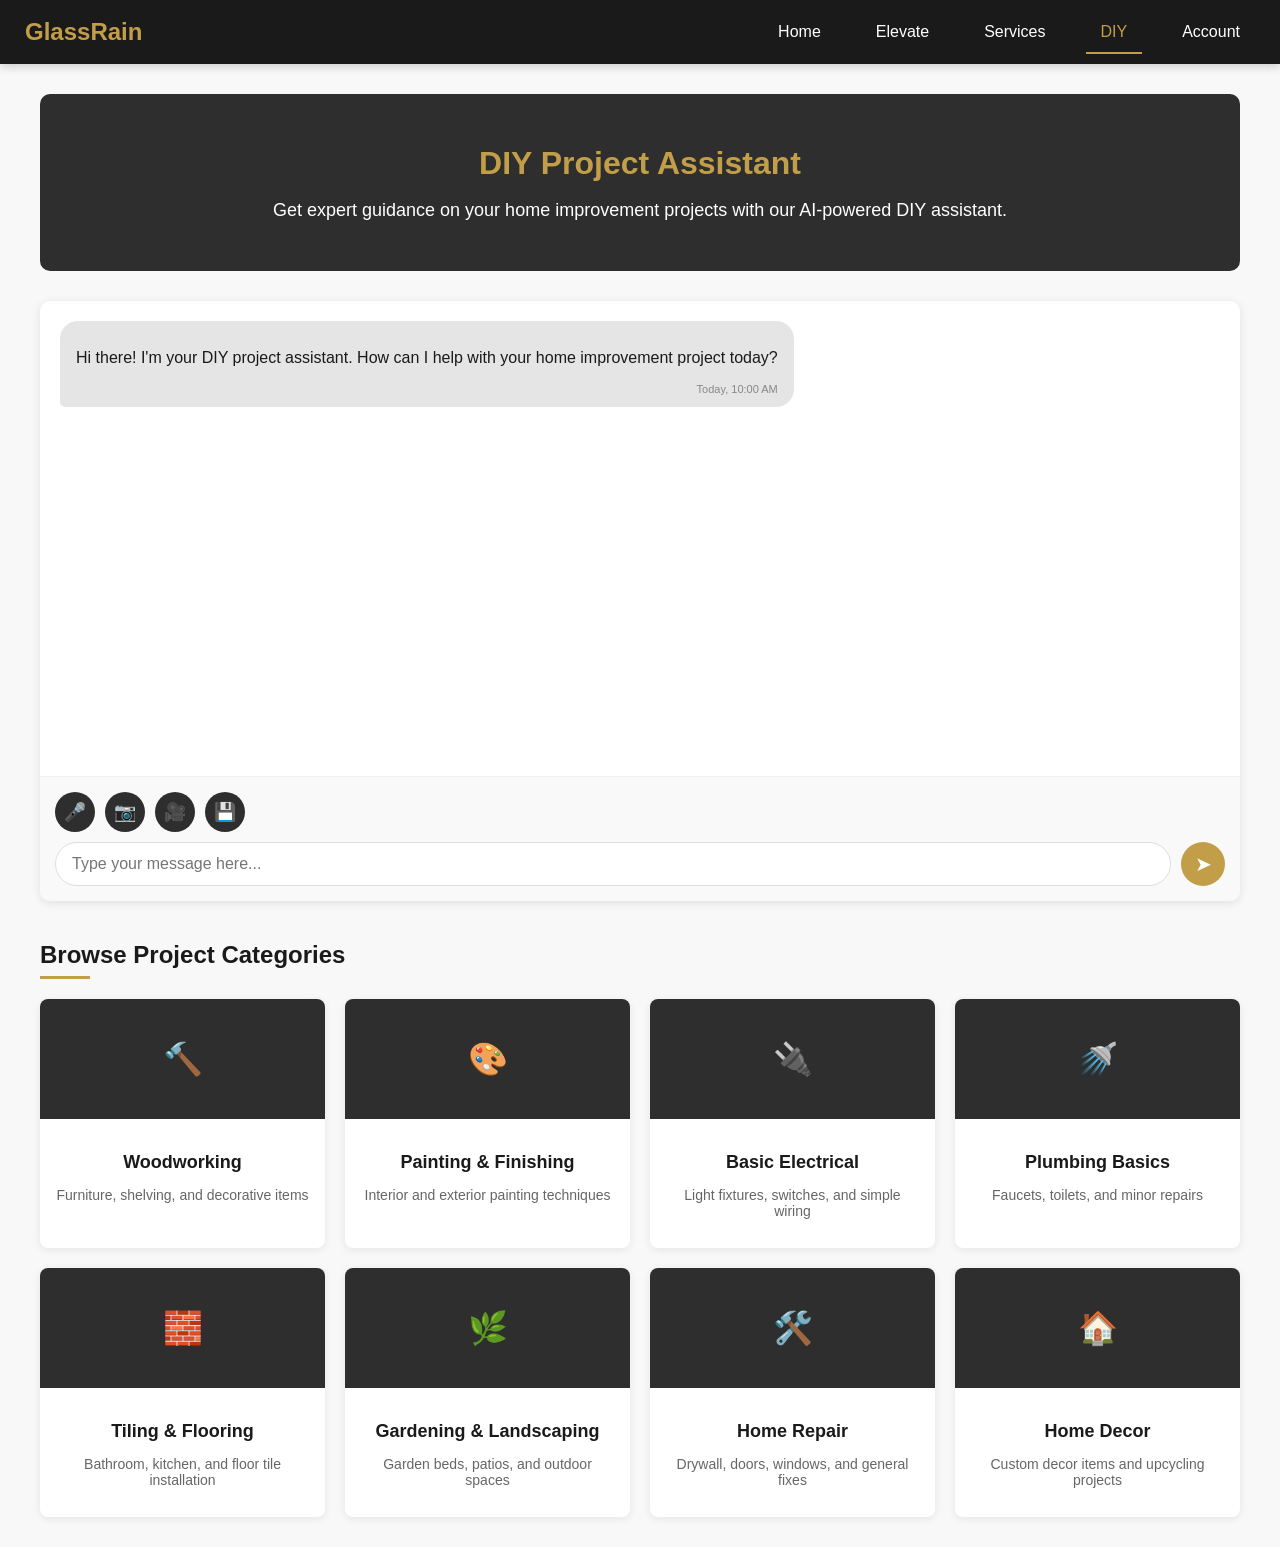
<file: templates/diy.html>
<!DOCTYPE html>
<html lang="en">
<head>
    <meta charset="UTF-8">
    <meta name="viewport" content="width=device-width, initial-scale=1.0">
    <title>GlassRain - DIY</title>
    <style>
        /* GlassRain Color Scheme */
        :root {
            --glassrain-gold: #C29E49;
            --midnight-black: #1A1A1A;
            --rain-slate: #2E2E2E;
            --cloud-white: #F8F8F8;
            --mist-gray: #E5E5E5;
        }

        body {
            font-family: "Helvetica Neue", Helvetica, Arial, sans-serif;
            margin: 0;
            padding: 0;
            background-color: var(--cloud-white);
            color: var(--midnight-black);
        }

        /* Header */
        header {
            background-color: var(--midnight-black);
            color: white;
            padding: 15px 25px;
            display: flex;
            justify-content: space-between;
            align-items: center;
            box-shadow: 0 2px 10px rgba(0,0,0,0.2);
        }

        .logo {
            font-size: 24px;
            font-weight: bold;
            color: var(--glassrain-gold);
        }

        .nav-tabs {
            display: flex;
            align-items: center;
            gap: 25px;
        }

        .nav-tab {
            padding: 8px 15px;
            color: white;
            text-decoration: none;
            position: relative;
            font-weight: 500;
            transition: color 0.2s;
        }

        .nav-tab:hover {
            color: var(--glassrain-gold);
        }

        .nav-tab.active {
            color: var(--glassrain-gold);
        }

        .nav-tab.active::after {
            content: '';
            position: absolute;
            bottom: -5px;
            left: 0;
            width: 100%;
            height: 2px;
            background-color: var(--glassrain-gold);
        }

        /* DIY Content */
        .diy-container {
            padding: 30px;
            max-width: 1200px;
            margin: 0 auto;
        }

        .diy-header {
            background-color: var(--rain-slate);
            color: white;
            padding: 30px;
            border-radius: 10px;
            margin-bottom: 30px;
            text-align: center;
        }

        .diy-title {
            font-size: 32px;
            margin-bottom: 10px;
            color: var(--glassrain-gold);
        }

        .diy-description {
            font-size: 18px;
            margin-bottom: 20px;
        }

        /* DIY Chat Section */
        .chat-container {
            background: white;
            border-radius: 10px;
            box-shadow: 0 2px 10px rgba(0,0,0,0.1);
            display: flex;
            flex-direction: column;
            height: 600px;
            overflow: hidden;
        }

        .chat-messages {
            flex-grow: 1;
            overflow-y: auto;
            padding: 20px;
        }

        .message {
            margin-bottom: 15px;
            display: flex;
            gap: 10px;
        }

        .user-message {
            justify-content: flex-end;
        }

        .assistant-message {
            justify-content: flex-start;
        }

        .message-content {
            padding: 12px 16px;
            border-radius: 18px;
            max-width: 70%;
            word-wrap: break-word;
        }

        .user-message .message-content {
            background-color: var(--glassrain-gold);
            color: white;
            border-bottom-right-radius: 5px;
        }

        .assistant-message .message-content {
            background-color: var(--mist-gray);
            color: var(--midnight-black);
            border-bottom-left-radius: 5px;
        }

        .message-time {
            font-size: 11px;
            margin-top: 5px;
            color: #888;
            text-align: right;
        }

        .chat-input-container {
            display: flex;
            flex-direction: column;
            padding: 15px;
            background-color: #f9f9f9;
            border-top: 1px solid #eee;
        }

        .media-buttons {
            display: flex;
            margin-bottom: 10px;
            gap: 10px;
        }

        .media-button {
            background-color: var(--rain-slate);
            color: white;
            border: none;
            border-radius: 50%;
            width: 40px;
            height: 40px;
            display: flex;
            align-items: center;
            justify-content: center;
            font-size: 18px;
            cursor: pointer;
            transition: background-color 0.2s;
        }

        .media-button:hover {
            background-color: var(--glassrain-gold);
        }

        .input-group {
            display: flex;
            align-items: center;
        }

        .chat-input {
            flex-grow: 1;
            padding: 12px 16px;
            border: 1px solid #ddd;
            border-radius: 24px;
            font-size: 16px;
            outline: none;
            transition: border-color 0.2s;
        }

        .chat-input:focus {
            border-color: var(--glassrain-gold);
        }

        .send-button {
            background-color: var(--glassrain-gold);
            color: white;
            border: none;
            border-radius: 50%;
            width: 44px;
            height: 44px;
            margin-left: 10px;
            display: flex;
            align-items: center;
            justify-content: center;
            font-size: 20px;
            cursor: pointer;
            transition: background-color 0.2s;
        }

        .send-button:hover {
            background-color: #d4b05e;
        }

        /* Project Categories */
        .categories-section {
            margin-top: 40px;
        }

        .section-title {
            font-size: 24px;
            margin-bottom: 20px;
            position: relative;
            padding-bottom: 10px;
        }

        .section-title::after {
            content: '';
            position: absolute;
            bottom: 0;
            left: 0;
            width: 50px;
            height: 3px;
            background-color: var(--glassrain-gold);
        }

        .categories-grid {
            display: grid;
            grid-template-columns: repeat(auto-fill, minmax(250px, 1fr));
            gap: 20px;
        }

        .category-card {
            background-color: white;
            border-radius: 8px;
            overflow: hidden;
            box-shadow: 0 2px 8px rgba(0,0,0,0.08);
            transition: transform 0.2s, box-shadow 0.2s;
            cursor: pointer;
        }

        .category-card:hover {
            transform: translateY(-4px);
            box-shadow: 0 4px 12px rgba(0,0,0,0.12);
        }

        .category-icon {
            background-color: var(--rain-slate);
            color: var(--glassrain-gold);
            font-size: 32px;
            height: 120px;
            display: flex;
            align-items: center;
            justify-content: center;
        }

        .category-content {
            padding: 15px;
            text-align: center;
        }

        .category-title {
            font-size: 18px;
            font-weight: 600;
            margin-bottom: 5px;
        }

        .category-description {
            color: #666;
            font-size: 14px;
        }

        /* Voice Recording Animation */
        .recording-indicator {
            display: none;
            align-items: center;
            gap: 10px;
            padding: 10px 15px;
            background-color: #f0f0f0;
            border-radius: 20px;
            margin-bottom: 10px;
        }

        .recording-indicator.active {
            display: flex;
        }

        .pulse {
            width: 10px;
            height: 10px;
            border-radius: 50%;
            background-color: #f44336;
            animation: pulse 1.5s infinite;
        }

        @keyframes pulse {
            0% {
                transform: scale(0.95);
                box-shadow: 0 0 0 0 rgba(244, 67, 54, 0.7);
            }
            
            70% {
                transform: scale(1);
                box-shadow: 0 0 0 10px rgba(244, 67, 54, 0);
            }
            
            100% {
                transform: scale(0.95);
                box-shadow: 0 0 0 0 rgba(244, 67, 54, 0);
            }
        }
    </style>
</head>
<body>
    <header>
        <div class="logo">GlassRain</div>
        <nav class="nav-tabs">
            <a href="/dashboard" class="nav-tab">Home</a>
            <a href="/elevate" class="nav-tab">Elevate</a>
            <a href="/services" class="nav-tab">Services</a>
            <a href="/diy" class="nav-tab active">DIY</a>
            <a href="/settings" class="nav-tab">Account</a>
        </nav>
    </header>

    <div class="diy-container">
        <div class="diy-header">
            <h1 class="diy-title">DIY Project Assistant</h1>
            <p class="diy-description">Get expert guidance on your home improvement projects with our AI-powered DIY assistant.</p>
        </div>

        <div class="chat-container">
            <div class="chat-messages" id="chatMessages">
                <div class="message assistant-message">
                    <div class="message-content">
                        <p>Hi there! I'm your DIY project assistant. How can I help with your home improvement project today?</p>
                        <div class="message-time">Today, 10:00 AM</div>
                    </div>
                </div>
                <!-- Chat messages will be added here dynamically -->
            </div>
            
            <div class="chat-input-container">
                <div class="recording-indicator" id="recordingIndicator">
                    <div class="pulse"></div>
                    <span>Recording audio...</span>
                </div>
                
                <div class="media-buttons">
                    <button class="media-button" id="voiceButton" title="Voice recording">🎤</button>
                    <button class="media-button" id="photoButton" title="Upload photo">📷</button>
                    <button class="media-button" id="videoButton" title="Upload video">🎥</button>
                    <button class="media-button" id="exportButton" title="Export DIY Plan">💾</button>
                    <input type="file" id="photoInput" style="display: none" accept="image/*">
                    <input type="file" id="videoInput" style="display: none" accept="video/*">
                </div>
                
                <div class="input-group">
                    <input type="text" class="chat-input" id="messageInput" placeholder="Type your message here...">
                    <button class="send-button" id="sendButton">➤</button>
                </div>
                
                <div id="export-panel" style="display: none; background-color: white; padding: 15px; border-radius: 8px; margin-top: 15px;">
                    <h3 style="margin-bottom: 10px; color: #333;">Export DIY Plan</h3>
                    <div style="display: flex; margin-bottom: 10px;">
                        <input type="text" id="planNameInput" placeholder="Enter a name for your DIY plan" style="flex: 1; padding: 8px; border: 1px solid #ddd; border-radius: 4px;">
                    </div>
                    <div style="display: flex; gap: 10px;">
                        <button id="savePlanBtn" style="flex: 1; background-color: var(--glassrain-gold); color: white; border: none; padding: 10px; border-radius: 4px; cursor: pointer;">Save Plan</button>
                        <button id="exportPdfBtn" style="flex: 1; background-color: #444; color: white; border: none; padding: 10px; border-radius: 4px; cursor: pointer;">Export as PDF</button>
                        <button id="cancelExportBtn" style="flex: 1; background-color: #f5f5f5; border: 1px solid #ddd; padding: 10px; border-radius: 4px; cursor: pointer;">Cancel</button>
                    </div>
                </div>
            </div>
        </div>

        <div class="categories-section">
            <h2 class="section-title">Browse Project Categories</h2>
            <div class="categories-grid">
                <div class="category-card">
                    <div class="category-icon">🔨</div>
                    <div class="category-content">
                        <h3 class="category-title">Woodworking</h3>
                        <p class="category-description">Furniture, shelving, and decorative items</p>
                    </div>
                </div>
                
                <div class="category-card">
                    <div class="category-icon">🎨</div>
                    <div class="category-content">
                        <h3 class="category-title">Painting & Finishing</h3>
                        <p class="category-description">Interior and exterior painting techniques</p>
                    </div>
                </div>
                
                <div class="category-card">
                    <div class="category-icon">🔌</div>
                    <div class="category-content">
                        <h3 class="category-title">Basic Electrical</h3>
                        <p class="category-description">Light fixtures, switches, and simple wiring</p>
                    </div>
                </div>
                
                <div class="category-card">
                    <div class="category-icon">🚿</div>
                    <div class="category-content">
                        <h3 class="category-title">Plumbing Basics</h3>
                        <p class="category-description">Faucets, toilets, and minor repairs</p>
                    </div>
                </div>
                
                <div class="category-card">
                    <div class="category-icon">🧱</div>
                    <div class="category-content">
                        <h3 class="category-title">Tiling & Flooring</h3>
                        <p class="category-description">Bathroom, kitchen, and floor tile installation</p>
                    </div>
                </div>
                
                <div class="category-card">
                    <div class="category-icon">🌿</div>
                    <div class="category-content">
                        <h3 class="category-title">Gardening & Landscaping</h3>
                        <p class="category-description">Garden beds, patios, and outdoor spaces</p>
                    </div>
                </div>
                
                <div class="category-card">
                    <div class="category-icon">🛠️</div>
                    <div class="category-content">
                        <h3 class="category-title">Home Repair</h3>
                        <p class="category-description">Drywall, doors, windows, and general fixes</p>
                    </div>
                </div>
                
                <div class="category-card">
                    <div class="category-icon">🏠</div>
                    <div class="category-content">
                        <h3 class="category-title">Home Decor</h3>
                        <p class="category-description">Custom decor items and upcycling projects</p>
                    </div>
                </div>
            </div>
        </div>
    </div>

    <script>
        // Elements
        const chatMessages = document.getElementById('chatMessages');
        const messageInput = document.getElementById('messageInput');
        const sendButton = document.getElementById('sendButton');
        const voiceButton = document.getElementById('voiceButton');
        const photoButton = document.getElementById('photoButton');
        const videoButton = document.getElementById('videoButton');
        const exportButton = document.getElementById('exportButton');
        const exportPanel = document.getElementById('export-panel');
        const planNameInput = document.getElementById('planNameInput');
        const savePlanBtn = document.getElementById('savePlanBtn');
        const exportPdfBtn = document.getElementById('exportPdfBtn');
        const cancelExportBtn = document.getElementById('cancelExportBtn');
        const photoInput = document.getElementById('photoInput');
        const videoInput = document.getElementById('videoInput');
        const recordingIndicator = document.getElementById('recordingIndicator');
        
        // Variables
        let mediaRecorder;
        let audioChunks = [];
        let isRecording = false;
        
        // Event Listeners
        sendButton.addEventListener('click', sendMessage);
        messageInput.addEventListener('keypress', (e) => {
            if (e.key === 'Enter') sendMessage();
        });
        
        voiceButton.addEventListener('click', toggleVoiceRecording);
        photoButton.addEventListener('click', () => photoInput.click());
        videoButton.addEventListener('click', () => videoInput.click());
        exportButton.addEventListener('click', toggleExportPanel);
        
        savePlanBtn.addEventListener('click', saveDIYPlan);
        exportPdfBtn.addEventListener('click', exportDIYPlanAsPDF);
        cancelExportBtn.addEventListener('click', () => exportPanel.style.display = 'none');
        
        photoInput.addEventListener('change', handlePhotoUpload);
        videoInput.addEventListener('change', handleVideoUpload);
        
        // Function to send a message
        function sendMessage() {
            const message = messageInput.value.trim();
            if (message === '') return;
            
            // Add message to chat
            addUserMessage(message);
            
            // Clear input
            messageInput.value = '';
            
            // Simulate AI response
            setTimeout(() => {
                const responses = [
                    "That's a great DIY project idea! Here are some steps to get started...",
                    "For that home improvement task, you'll need: hammer, nails, wood glue, and measuring tape.",
                    "I'd recommend watching a tutorial before attempting this project. Safety is important!",
                    "That's a common issue with older homes. Here's how you can fix it yourself...",
                    "For that painting project, make sure to properly prep the surface first!"
                ];
                
                const randomResponse = responses[Math.floor(Math.random() * responses.length)];
                addAssistantMessage(randomResponse);
            }, 1000);
        }
        
        // Add user message to chat
        function addUserMessage(text) {
            const time = new Date().toLocaleTimeString([], {hour: '2-digit', minute:'2-digit'});
            
            const messageDiv = document.createElement('div');
            messageDiv.className = 'message user-message';
            
            messageDiv.innerHTML = `
                <div class="message-content">
                    <p>${text}</p>
                    <div class="message-time">Today, ${time}</div>
                </div>
            `;
            
            chatMessages.appendChild(messageDiv);
            chatMessages.scrollTop = chatMessages.scrollHeight;
        }
        
        // Add assistant message to chat
        function addAssistantMessage(text) {
            const time = new Date().toLocaleTimeString([], {hour: '2-digit', minute:'2-digit'});
            
            const messageDiv = document.createElement('div');
            messageDiv.className = 'message assistant-message';
            
            messageDiv.innerHTML = `
                <div class="message-content">
                    <p>${text}</p>
                    <div class="message-time">Today, ${time}</div>
                </div>
            `;
            
            chatMessages.appendChild(messageDiv);
            chatMessages.scrollTop = chatMessages.scrollHeight;
        }
        
        // Voice recording functionality
        function toggleVoiceRecording() {
            if (isRecording) {
                stopRecording();
            } else {
                startRecording();
            }
        }
        
        function startRecording() {
            if (navigator.mediaDevices && navigator.mediaDevices.getUserMedia) {
                navigator.mediaDevices.getUserMedia({ audio: true })
                    .then(stream => {
                        mediaRecorder = new MediaRecorder(stream);
                        mediaRecorder.ondataavailable = e => {
                            audioChunks.push(e.data);
                        };
                        
                        mediaRecorder.onstop = processRecording;
                        
                        audioChunks = [];
                        mediaRecorder.start();
                        isRecording = true;
                        
                        // Update UI
                        recordingIndicator.classList.add('active');
                        voiceButton.style.backgroundColor = '#f44336';
                    })
                    .catch(err => {
                        console.error("Error accessing microphone:", err);
                        alert("Could not access your microphone. Please check permissions.");
                    });
            } else {
                alert("Your browser doesn't support audio recording.");
            }
        }
        
        function stopRecording() {
            if (mediaRecorder && isRecording) {
                mediaRecorder.stop();
                isRecording = false;
                
                // Update UI
                recordingIndicator.classList.remove('active');
                voiceButton.style.backgroundColor = '';
            }
        }
        
        function processRecording() {
            const audioBlob = new Blob(audioChunks, { type: 'audio/webm' });
            const audioUrl = URL.createObjectURL(audioBlob);
            
            // Display audio in chat
            const time = new Date().toLocaleTimeString([], {hour: '2-digit', minute:'2-digit'});
            
            const messageDiv = document.createElement('div');
            messageDiv.className = 'message user-message';
            
            messageDiv.innerHTML = `
                <div class="message-content">
                    <p>🎤 Audio message</p>
                    <audio controls src="${audioUrl}"></audio>
                    <div class="message-time">Today, ${time}</div>
                </div>
            `;
            
            chatMessages.appendChild(messageDiv);
            chatMessages.scrollTop = chatMessages.scrollHeight;
            
            // Simulate AI response
            setTimeout(() => {
                addAssistantMessage("I've processed your audio message. Let me help you with that DIY question...");
            }, 1500);
        }
        
        // Handle photo upload
        function handlePhotoUpload(e) {
            if (e.target.files.length > 0) {
                const file = e.target.files[0];
                const url = URL.createObjectURL(file);
                
                // Display image in chat
                const time = new Date().toLocaleTimeString([], {hour: '2-digit', minute:'2-digit'});
                
                const messageDiv = document.createElement('div');
                messageDiv.className = 'message user-message';
                
                messageDiv.innerHTML = `
                    <div class="message-content">
                        <p>📷 Photo</p>
                        <img src="${url}" style="max-width: 100%; max-height: 200px; margin-top: 10px;">
                        <div class="message-time">Today, ${time}</div>
                    </div>
                `;
                
                chatMessages.appendChild(messageDiv);
                chatMessages.scrollTop = chatMessages.scrollHeight;
                
                // Simulate AI response
                setTimeout(() => {
                    addAssistantMessage("I can see the photo you've shared. Based on what I'm seeing, here are some recommendations for your project...");
                }, 1500);
            }
        }
        
        // Handle video upload
        function handleVideoUpload(e) {
            if (e.target.files.length > 0) {
                const file = e.target.files[0];
                const url = URL.createObjectURL(file);
                
                // Display video in chat
                const time = new Date().toLocaleTimeString([], {hour: '2-digit', minute:'2-digit'});
                
                const messageDiv = document.createElement('div');
                messageDiv.className = 'message user-message';
                
                messageDiv.innerHTML = `
                    <div class="message-content">
                        <p>🎥 Video</p>
                        <video controls style="max-width: 100%; max-height: 200px; margin-top: 10px;">
                            <source src="${url}" type="${file.type}">
                            Your browser does not support the video tag.
                        </video>
                        <div class="message-time">Today, ${time}</div>
                    </div>
                `;
                
                chatMessages.appendChild(messageDiv);
                chatMessages.scrollTop = chatMessages.scrollHeight;
                
                // Simulate AI response
                setTimeout(() => {
                    addAssistantMessage("Thanks for sharing this video. Let me analyze the issue you're showing and provide some guidance...");
                }, 1500);
            }
        }
        
        // Export Functionality
        function toggleExportPanel() {
            if (exportPanel.style.display === 'none' || !exportPanel.style.display) {
                exportPanel.style.display = 'block';
                planNameInput.focus();
            } else {
                exportPanel.style.display = 'none';
            }
        }
        
        function saveDIYPlan() {
            const planName = planNameInput.value.trim();
            if (!planName) {
                alert('Please enter a name for your DIY plan');
                return;
            }
            
            // Get all chat messages
            const messages = [];
            chatMessages.querySelectorAll('.message').forEach(msg => {
                const content = msg.querySelector('p').textContent;
                const isUser = msg.classList.contains('user-message');
                messages.push({
                    text: content,
                    sender: isUser ? 'user' : 'assistant',
                    timestamp: new Date().toISOString()
                });
            });
            
            // Create plan object
            const diyPlan = {
                name: planName,
                created: new Date().toISOString(),
                messages: messages
            };
            
            // Save to localStorage
            const savedPlans = JSON.parse(localStorage.getItem('diyPlans') || '[]');
            savedPlans.push(diyPlan);
            localStorage.setItem('diyPlans', JSON.stringify(savedPlans));
            
            // Hide export panel
            exportPanel.style.display = 'none';
            planNameInput.value = '';
            
            // Show success message
            addAssistantMessage(`Your DIY plan "${planName}" has been saved successfully. You can access it from the Settings > Saved DIY Plans menu.`);
        }
        
        function exportDIYPlanAsPDF() {
            const planName = planNameInput.value.trim() || 'DIY Plan';
            
            // Create a printable version of the chat
            const printContent = document.createElement('div');
            printContent.innerHTML = `
                <h1 style="text-align: center; margin-bottom: 20px;">GlassRain DIY Plan: ${planName}</h1>
                <p style="text-align: center; margin-bottom: 30px;">Created on ${new Date().toLocaleDateString()}</p>
            `;
            
            // Add all messages
            chatMessages.querySelectorAll('.message').forEach(msg => {
                const content = msg.querySelector('p').textContent;
                const isUser = msg.classList.contains('user-message');
                const sender = isUser ? 'You' : 'GlassRain Assistant';
                
                const messageDiv = document.createElement('div');
                messageDiv.style.margin = '10px 0';
                messageDiv.style.padding = '10px';
                messageDiv.style.borderRadius = '5px';
                messageDiv.style.background = isUser ? '#f0f0f0' : '#e9f5ff';
                
                messageDiv.innerHTML = `
                    <strong>${sender}:</strong>
                    <p>${content}</p>
                `;
                
                printContent.appendChild(messageDiv);
            });
            
            // Create materials list if available
            const materialsHeader = document.createElement('h2');
            materialsHeader.textContent = 'Materials & Tools';
            materialsHeader.style.marginTop = '30px';
            printContent.appendChild(materialsHeader);
            
            const materialsList = document.createElement('ul');
            // Extract materials from assistant messages (simplified logic)
            let toolsExtracted = false;
            chatMessages.querySelectorAll('.assistant-message').forEach(msg => {
                const content = msg.querySelector('p').textContent;
                if (content.includes("you'll need:")) {
                    const materials = content.split("you'll need:")[1].trim();
                    const items = materials.split(',');
                    items.forEach(item => {
                        const li = document.createElement('li');
                        li.textContent = item.trim();
                        materialsList.appendChild(li);
                    });
                    toolsExtracted = true;
                }
            });
            
            if (!toolsExtracted) {
                materialsList.innerHTML = '<li>No specific materials list available. Review chat for details.</li>';
            }
            
            printContent.appendChild(materialsList);
            
            // Create steps section
            const stepsHeader = document.createElement('h2');
            stepsHeader.textContent = 'Project Steps';
            stepsHeader.style.marginTop = '30px';
            printContent.appendChild(stepsHeader);
            
            const stepsList = document.createElement('ol');
            // Simplified logic to extract steps
            let stepsAdded = false;
            chatMessages.querySelectorAll('.assistant-message').forEach(msg => {
                const content = msg.querySelector('p').textContent;
                if (content.includes("steps to") || content.includes("Here's how")) {
                    const li = document.createElement('li');
                    li.textContent = content;
                    stepsList.appendChild(li);
                    stepsAdded = true;
                }
            });
            
            if (!stepsAdded) {
                stepsList.innerHTML = '<li>Follow the conversation in the chat for detailed steps.</li>';
            }
            
            printContent.appendChild(stepsList);
            
            // Open print dialog
            const printWindow = window.open('', '_blank');
            printWindow.document.write(`
                <html>
                <head>
                    <title>${planName} - GlassRain DIY Plan</title>
                    <style>
                        body { font-family: Arial, sans-serif; padding: 20px; line-height: 1.6; }
                        h1 { color: #333; }
                        h2 { color: #444; margin-top: 20px; }
                    </style>
                </head>
                <body>
                    ${printContent.innerHTML}
                    <div style="margin-top: 40px; text-align: center; color: #777;">
                        <p>Generated by GlassRain DIY Assistant</p>
                    </div>
                </body>
                </html>
            `);
            
            printWindow.document.close();
            setTimeout(() => {
                printWindow.print();
            }, 500);
            
            // Hide export panel
            exportPanel.style.display = 'none';
            planNameInput.value = '';
        }
        
        // Category cards functionality
        document.querySelectorAll('.category-card').forEach(card => {
            card.addEventListener('click', function() {
                const category = this.querySelector('.category-title').textContent;
                messageInput.value = `I need help with a ${category} project`;
                messageInput.focus();
            });
        });
    </script>
</body>
</html>
</file>
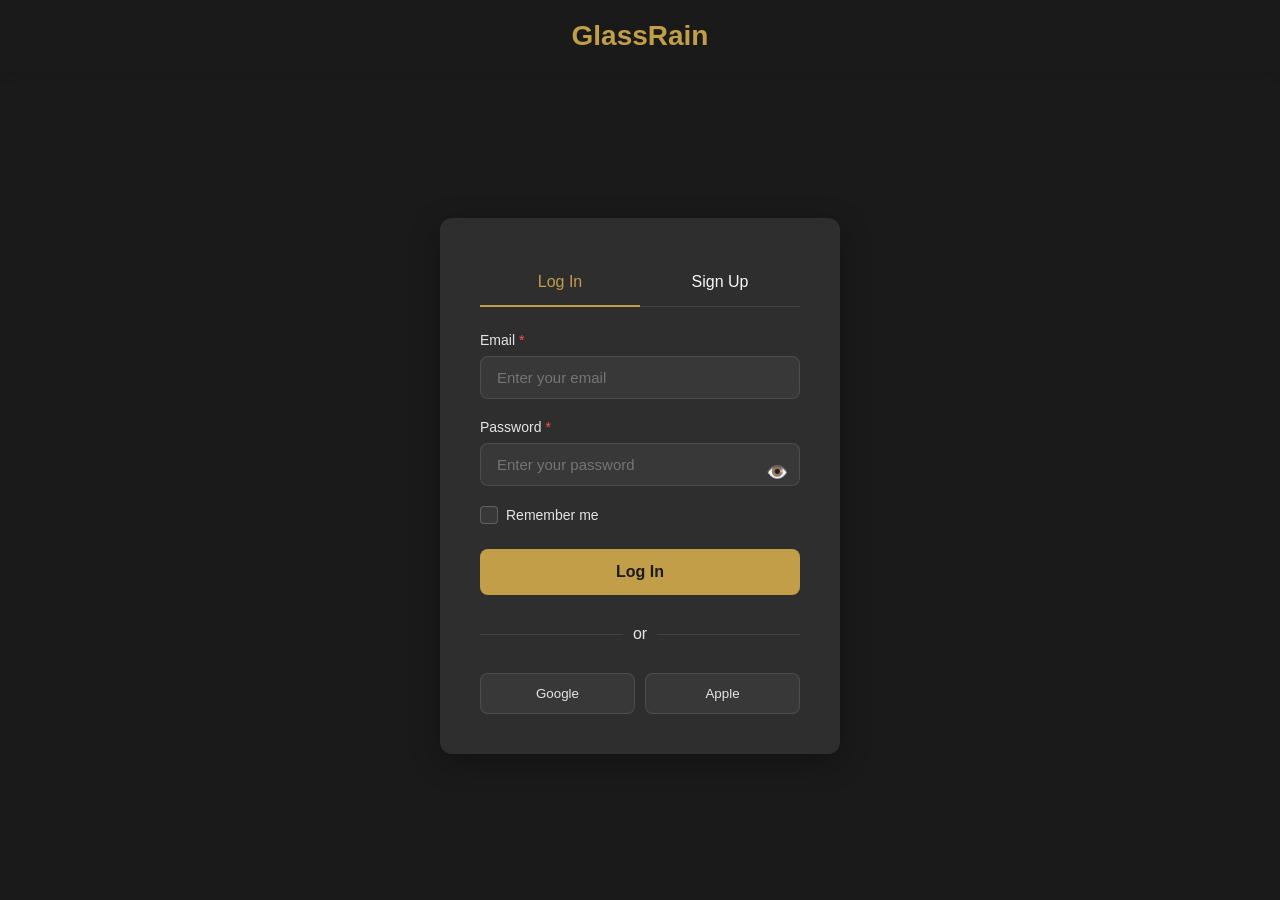
<file: templates/login.html>
<!DOCTYPE html>
<html lang="en">
<head>
    <meta charset="UTF-8">
    <meta name="viewport" content="width=device-width, initial-scale=1.0">
    <title>GlassRain - Login</title>
    <style>
        :root {
            --glassrain-gold: #C29E49;
            --midnight-black: #1A1A1A;
            --rain-slate: #2E2E2E;
            --cloud-white: #F8F8F8;
            --mist-gray: #E5E5E5;
        }
        
        * {
            margin: 0;
            padding: 0;
            box-sizing: border-box;
            font-family: "Helvetica Neue", Helvetica, Arial, sans-serif;
        }
        
        body {
            background-color: var(--midnight-black);
            color: var(--cloud-white);
            height: 100vh;
            display: flex;
            flex-direction: column;
        }
        
        .header {
            display: flex;
            justify-content: center;
            align-items: center;
            padding: 20px;
            background-color: var(--midnight-black);
            box-shadow: 0 2px 10px rgba(0,0,0,0.1);
            position: relative;
        }
        
        .logo {
            font-size: 28px;
            font-weight: 600;
            color: var(--glassrain-gold);
        }
        
        .main-container {
            flex: 1;
            display: flex;
            justify-content: center;
            align-items: center;
            padding: 20px;
        }
        
        .login-container {
            width: 100%;
            max-width: 400px;
            background-color: var(--rain-slate);
            border-radius: 12px;
            padding: 40px;
            box-shadow: 0 8px 30px rgba(0,0,0,0.3);
        }
        
        .form-title {
            font-size: 24px;
            font-weight: 600;
            color: var(--cloud-white);
            margin-bottom: 30px;
            text-align: center;
        }
        
        .form-group {
            margin-bottom: 20px;
            position: relative;
        }
        
        .form-label {
            display: block;
            margin-bottom: 8px;
            font-size: 14px;
            color: var(--mist-gray);
        }
        
        .required {
            color: #ff4d4d;
            margin-left: 4px;
        }
        
        .form-control {
            width: 100%;
            padding: 12px 16px;
            border-radius: 8px;
            border: 1px solid rgba(255, 255, 255, 0.1);
            background-color: rgba(255, 255, 255, 0.05);
            color: var(--cloud-white);
            font-size: 15px;
            transition: border-color 0.2s, box-shadow 0.2s;
        }
        
        .form-control:focus {
            outline: none;
            border-color: var(--glassrain-gold);
            box-shadow: 0 0 0 2px rgba(194, 158, 73, 0.2);
        }
        
        .form-control.is-invalid {
            border-color: #ff4d4d;
            box-shadow: 0 0 0 1px rgba(255, 77, 77, 0.2);
        }
        
        .error-message {
            color: #ff4d4d;
            font-size: 12px;
            margin-top: 6px;
            display: none;
        }
        
        .error-message.visible {
            display: block;
        }
        
        .submit-btn {
            width: 100%;
            background-color: var(--glassrain-gold);
            color: var(--midnight-black);
            border: none;
            padding: 14px;
            border-radius: 8px;
            font-size: 16px;
            font-weight: 600;
            cursor: pointer;
            transition: background-color 0.3s;
            margin-top: 10px;
        }
        
        .submit-btn:hover {
            background-color: #d4b05e;
        }
        
        .toggle-container {
            margin-top: 20px;
            text-align: center;
        }
        
        .toggle-link {
            color: var(--glassrain-gold);
            text-decoration: none;
            font-size: 14px;
            cursor: pointer;
        }
        
        .toggle-link:hover {
            text-decoration: underline;
        }
        
        .separator {
            margin: 30px 0;
            display: flex;
            align-items: center;
            text-align: center;
            color: var(--mist-gray);
        }
        
        .separator::before,
        .separator::after {
            content: '';
            flex: 1;
            border-bottom: 1px solid rgba(255, 255, 255, 0.1);
        }
        
        .separator::before {
            margin-right: 10px;
        }
        
        .separator::after {
            margin-left: 10px;
        }
        
        .social-login {
            display: flex;
            justify-content: space-between;
            gap: 10px;
        }
        
        .social-btn {
            flex: 1;
            padding: 12px;
            border-radius: 8px;
            background-color: rgba(255, 255, 255, 0.05);
            border: 1px solid rgba(255, 255, 255, 0.1);
            color: var(--mist-gray);
            font-weight: 500;
            cursor: pointer;
            transition: background-color 0.2s;
            text-align: center;
        }
        
        .social-btn:hover {
            background-color: rgba(255, 255, 255, 0.1);
        }
        
        .password-toggle {
            position: absolute;
            right: 12px;
            top: 42px;
            color: var(--mist-gray);
            cursor: pointer;
            font-size: 18px;
        }
        
        .remember-me {
            display: flex;
            align-items: center;
            gap: 8px;
            margin-top: 15px;
            margin-bottom: 15px;
        }
        
        .checkbox-input {
            appearance: none;
            -webkit-appearance: none;
            width: 18px;
            height: 18px;
            border: 1px solid rgba(255, 255, 255, 0.2);
            border-radius: 4px;
            background-color: rgba(255, 255, 255, 0.05);
            position: relative;
            cursor: pointer;
        }
        
        .checkbox-input:checked {
            background-color: var(--glassrain-gold);
            border-color: var(--glassrain-gold);
        }
        
        .checkbox-input:checked::after {
            content: '✓';
            position: absolute;
            color: var(--midnight-black);
            font-size: 12px;
            top: 50%;
            left: 50%;
            transform: translate(-50%, -50%);
        }
        
        .checkbox-label {
            font-size: 14px;
            color: var(--mist-gray);
        }
        
        .form-alert {
            padding: 12px;
            border-radius: 8px;
            margin-bottom: 20px;
            display: none;
        }
        
        .form-alert.success {
            background-color: rgba(46, 204, 113, 0.1);
            border: 1px solid rgba(46, 204, 113, 0.2);
            color: #2ecc71;
            display: block;
        }
        
        .form-alert.error {
            background-color: rgba(231, 76, 60, 0.1);
            border: 1px solid rgba(231, 76, 60, 0.2);
            color: #e74c3c;
            display: block;
        }
        
        #signupForm {
            display: none;
        }
        
        .tabs {
            display: flex;
            margin-bottom: 25px;
            border-bottom: 1px solid rgba(255, 255, 255, 0.1);
        }
        
        .tab {
            flex: 1;
            text-align: center;
            padding: 15px 0;
            cursor: pointer;
            font-weight: 500;
            transition: color 0.2s;
            position: relative;
        }
        
        .tab.active {
            color: var(--glassrain-gold);
        }
        
        .tab.active::after {
            content: '';
            position: absolute;
            bottom: -1px;
            left: 0;
            width: 100%;
            height: 2px;
            background-color: var(--glassrain-gold);
        }
    </style>
</head>
<body>
    <div class="header">
        <div class="logo">GlassRain</div>
    </div>
    
    <div class="main-container">
        <div class="login-container">
            <div class="tabs">
                <div class="tab active" id="loginTab">Log In</div>
                <div class="tab" id="signupTab">Sign Up</div>
            </div>
            
            <div id="formAlert" class="form-alert"></div>
            
            <!-- Login Form -->
            <form id="loginForm">
                <div class="form-group">
                    <label class="form-label" for="loginEmail">Email<span class="required">*</span></label>
                    <input type="email" class="form-control" id="loginEmail" placeholder="Enter your email" required>
                    <div class="error-message" id="loginEmail-error"></div>
                </div>
                
                <div class="form-group">
                    <label class="form-label" for="loginPassword">Password<span class="required">*</span></label>
                    <input type="password" class="form-control" id="loginPassword" placeholder="Enter your password" required>
                    <div class="password-toggle" id="loginPasswordToggle">👁️</div>
                    <div class="error-message" id="loginPassword-error"></div>
                </div>
                
                <div class="remember-me">
                    <input type="checkbox" class="checkbox-input" id="rememberMe">
                    <label class="checkbox-label" for="rememberMe">Remember me</label>
                </div>
                
                <button type="submit" class="submit-btn">Log In</button>
                
                <div class="separator">or</div>
                
                <div class="social-login">
                    <button type="button" class="social-btn" id="googleLogin">Google</button>
                    <button type="button" class="social-btn" id="appleLogin">Apple</button>
                </div>
            </form>
            
            <!-- Signup Form -->
            <form id="signupForm">
                <div class="form-group">
                    <label class="form-label" for="signupName">Full Name<span class="required">*</span></label>
                    <input type="text" class="form-control" id="signupName" placeholder="Enter your full name" required>
                    <div class="error-message" id="signupName-error"></div>
                </div>
                
                <div class="form-group">
                    <label class="form-label" for="signupEmail">Email<span class="required">*</span></label>
                    <input type="email" class="form-control" id="signupEmail" placeholder="Enter your email" required>
                    <div class="error-message" id="signupEmail-error"></div>
                </div>
                
                <div class="form-group">
                    <label class="form-label" for="signupPassword">Password<span class="required">*</span></label>
                    <input type="password" class="form-control" id="signupPassword" placeholder="Choose a password" required>
                    <div class="password-toggle" id="signupPasswordToggle">👁️</div>
                    <div class="error-message" id="signupPassword-error"></div>
                </div>
                
                <div class="form-group">
                    <label class="form-label" for="signupConfirmPassword">Confirm Password<span class="required">*</span></label>
                    <input type="password" class="form-control" id="signupConfirmPassword" placeholder="Confirm your password" required>
                    <div class="password-toggle" id="signupConfirmPasswordToggle">👁️</div>
                    <div class="error-message" id="signupConfirmPassword-error"></div>
                </div>
                
                <button type="submit" class="submit-btn">Create Account</button>
                
                <div class="separator">or</div>
                
                <div class="social-login">
                    <button type="button" class="social-btn" id="googleSignup">Google</button>
                    <button type="button" class="social-btn" id="appleSignup">Apple</button>
                </div>
            </form>
        </div>
    </div>
    
    <script>
        // Form elements
        const loginForm = document.getElementById('loginForm');
        const signupForm = document.getElementById('signupForm');
        const loginTab = document.getElementById('loginTab');
        const signupTab = document.getElementById('signupTab');
        const formAlert = document.getElementById('formAlert');
        
        // Login form elements
        const loginEmail = document.getElementById('loginEmail');
        const loginPassword = document.getElementById('loginPassword');
        const loginEmailError = document.getElementById('loginEmail-error');
        const loginPasswordError = document.getElementById('loginPassword-error');
        const loginPasswordToggle = document.getElementById('loginPasswordToggle');
        
        // Signup form elements
        const signupName = document.getElementById('signupName');
        const signupEmail = document.getElementById('signupEmail');
        const signupPassword = document.getElementById('signupPassword');
        const signupConfirmPassword = document.getElementById('signupConfirmPassword');
        const signupNameError = document.getElementById('signupName-error');
        const signupEmailError = document.getElementById('signupEmail-error');
        const signupPasswordError = document.getElementById('signupPassword-error');
        const signupConfirmPasswordError = document.getElementById('signupConfirmPassword-error');
        const signupPasswordToggle = document.getElementById('signupPasswordToggle');
        const signupConfirmPasswordToggle = document.getElementById('signupConfirmPasswordToggle');
        
        // Social login buttons
        const googleLogin = document.getElementById('googleLogin');
        const appleLogin = document.getElementById('appleLogin');
        const googleSignup = document.getElementById('googleSignup');
        const appleSignup = document.getElementById('appleSignup');
        
        // Tab switching
        loginTab.addEventListener('click', () => {
            loginTab.classList.add('active');
            signupTab.classList.remove('active');
            loginForm.style.display = 'block';
            signupForm.style.display = 'none';
            formAlert.style.display = 'none';
            formAlert.textContent = '';
        });
        
        signupTab.addEventListener('click', () => {
            signupTab.classList.add('active');
            loginTab.classList.remove('active');
            signupForm.style.display = 'block';
            loginForm.style.display = 'none';
            formAlert.style.display = 'none';
            formAlert.textContent = '';
        });
        
        // Password visibility toggle
        loginPasswordToggle.addEventListener('click', () => {
            if (loginPassword.type === 'password') {
                loginPassword.type = 'text';
                loginPasswordToggle.textContent = '👁️‍🗨️';
            } else {
                loginPassword.type = 'password';
                loginPasswordToggle.textContent = '👁️';
            }
        });
        
        signupPasswordToggle.addEventListener('click', () => {
            if (signupPassword.type === 'password') {
                signupPassword.type = 'text';
                signupPasswordToggle.textContent = '👁️‍🗨️';
            } else {
                signupPassword.type = 'password';
                signupPasswordToggle.textContent = '👁️';
            }
        });
        
        signupConfirmPasswordToggle.addEventListener('click', () => {
            if (signupConfirmPassword.type === 'password') {
                signupConfirmPassword.type = 'text';
                signupConfirmPasswordToggle.textContent = '👁️‍🗨️';
            } else {
                signupConfirmPassword.type = 'password';
                signupConfirmPasswordToggle.textContent = '👁️';
            }
        });
        
        // Validation patterns
        const patterns = {
            name: /^[a-zA-Z\s]{2,50}$/,
            email: /^[a-zA-Z0-9._-]+@[a-zA-Z0-9.-]+\.[a-zA-Z]{2,}$/,
            password: /^(?=.*\d)(?=.*[a-z])(?=.*[A-Z])(?=.*[!@#$%^&*]).{8,}$/
        };
        
        // Validation functions
        function validateLoginEmail() {
            const value = loginEmail.value.trim();
            
            loginEmail.classList.remove('is-invalid');
            loginEmailError.classList.remove('visible');
            loginEmailError.textContent = '';
            
            if (!value) {
                loginEmail.classList.add('is-invalid');
                loginEmailError.classList.add('visible');
                loginEmailError.textContent = 'Email is required';
                return false;
            }
            
            if (!patterns.email.test(value)) {
                loginEmail.classList.add('is-invalid');
                loginEmailError.classList.add('visible');
                loginEmailError.textContent = 'Please enter a valid email address';
                return false;
            }
            
            return true;
        }
        
        function validateLoginPassword() {
            const value = loginPassword.value;
            
            loginPassword.classList.remove('is-invalid');
            loginPasswordError.classList.remove('visible');
            loginPasswordError.textContent = '';
            
            if (!value) {
                loginPassword.classList.add('is-invalid');
                loginPasswordError.classList.add('visible');
                loginPasswordError.textContent = 'Password is required';
                return false;
            }
            
            return true;
        }
        
        function validateSignupName() {
            const value = signupName.value.trim();
            
            signupName.classList.remove('is-invalid');
            signupNameError.classList.remove('visible');
            signupNameError.textContent = '';
            
            if (!value) {
                signupName.classList.add('is-invalid');
                signupNameError.classList.add('visible');
                signupNameError.textContent = 'Full name is required';
                return false;
            }
            
            if (!patterns.name.test(value)) {
                signupName.classList.add('is-invalid');
                signupNameError.classList.add('visible');
                signupNameError.textContent = 'Please enter a valid name (letters and spaces only)';
                return false;
            }
            
            return true;
        }
        
        function validateSignupEmail() {
            const value = signupEmail.value.trim();
            
            signupEmail.classList.remove('is-invalid');
            signupEmailError.classList.remove('visible');
            signupEmailError.textContent = '';
            
            if (!value) {
                signupEmail.classList.add('is-invalid');
                signupEmailError.classList.add('visible');
                signupEmailError.textContent = 'Email is required';
                return false;
            }
            
            if (!patterns.email.test(value)) {
                signupEmail.classList.add('is-invalid');
                signupEmailError.classList.add('visible');
                signupEmailError.textContent = 'Please enter a valid email address';
                return false;
            }
            
            return true;
        }
        
        function validateSignupPassword() {
            const value = signupPassword.value;
            
            signupPassword.classList.remove('is-invalid');
            signupPasswordError.classList.remove('visible');
            signupPasswordError.textContent = '';
            
            if (!value) {
                signupPassword.classList.add('is-invalid');
                signupPasswordError.classList.add('visible');
                signupPasswordError.textContent = 'Password is required';
                return false;
            }
            
            if (!patterns.password.test(value)) {
                signupPassword.classList.add('is-invalid');
                signupPasswordError.classList.add('visible');
                signupPasswordError.textContent = 'Password must be at least 8 characters and include uppercase, lowercase, number, and special character';
                return false;
            }
            
            return true;
        }
        
        function validateSignupConfirmPassword() {
            const value = signupConfirmPassword.value;
            const passwordValue = signupPassword.value;
            
            signupConfirmPassword.classList.remove('is-invalid');
            signupConfirmPasswordError.classList.remove('visible');
            signupConfirmPasswordError.textContent = '';
            
            if (!value) {
                signupConfirmPassword.classList.add('is-invalid');
                signupConfirmPasswordError.classList.add('visible');
                signupConfirmPasswordError.textContent = 'Please confirm your password';
                return false;
            }
            
            if (value !== passwordValue) {
                signupConfirmPassword.classList.add('is-invalid');
                signupConfirmPasswordError.classList.add('visible');
                signupConfirmPasswordError.textContent = 'Passwords do not match';
                return false;
            }
            
            return true;
        }
        
        // Event listeners for real-time validation
        loginEmail.addEventListener('blur', validateLoginEmail);
        loginPassword.addEventListener('blur', validateLoginPassword);
        signupName.addEventListener('blur', validateSignupName);
        signupEmail.addEventListener('blur', validateSignupEmail);
        signupPassword.addEventListener('blur', validateSignupPassword);
        signupConfirmPassword.addEventListener('blur', validateSignupConfirmPassword);
        
        // Login form submission
        loginForm.addEventListener('submit', function(e) {
            e.preventDefault();
            
            const isEmailValid = validateLoginEmail();
            const isPasswordValid = validateLoginPassword();
            
            if (isEmailValid && isPasswordValid) {
                // In a real implementation, this would send a request to your authentication endpoint
                // For demonstration purposes, we'll simulate a successful login
                
                formAlert.textContent = 'Login successful! Redirecting...';
                formAlert.className = 'form-alert success';
                
                // Simulate redirect after login
                setTimeout(() => {
                    window.location.href = '/dashboard';
                }, 1500);
            }
        });
        
        // Signup form submission
        signupForm.addEventListener('submit', function(e) {
            e.preventDefault();
            
            const isNameValid = validateSignupName();
            const isEmailValid = validateSignupEmail();
            const isPasswordValid = validateSignupPassword();
            const isConfirmPasswordValid = validateSignupConfirmPassword();
            
            if (isNameValid && isEmailValid && isPasswordValid && isConfirmPasswordValid) {
                // In a real implementation, this would create a new user account
                // For demonstration purposes, we'll simulate a successful signup
                
                formAlert.textContent = 'Account created successfully! Redirecting...';
                formAlert.className = 'form-alert success';
                
                // Simulate redirect after signup
                setTimeout(() => {
                    window.location.href = '/dashboard';
                }, 1500);
            }
        });
        
        // Social login handlers
        googleLogin.addEventListener('click', () => {
            // In a real implementation, this would initiate OAuth with Google
            formAlert.textContent = 'Redirecting to Google login...';
            formAlert.className = 'form-alert';
            formAlert.style.display = 'block';
        });
        
        appleLogin.addEventListener('click', () => {
            // In a real implementation, this would initiate OAuth with Apple
            formAlert.textContent = 'Redirecting to Apple login...';
            formAlert.className = 'form-alert';
            formAlert.style.display = 'block';
        });
        
        googleSignup.addEventListener('click', () => {
            // In a real implementation, this would initiate OAuth with Google
            formAlert.textContent = 'Redirecting to Google signup...';
            formAlert.className = 'form-alert';
            formAlert.style.display = 'block';
        });
        
        appleSignup.addEventListener('click', () => {
            // In a real implementation, this would initiate OAuth with Apple
            formAlert.textContent = 'Redirecting to Apple signup...';
            formAlert.className = 'form-alert';
            formAlert.style.display = 'block';
        });
    </script>
</body>
</html>
</file>
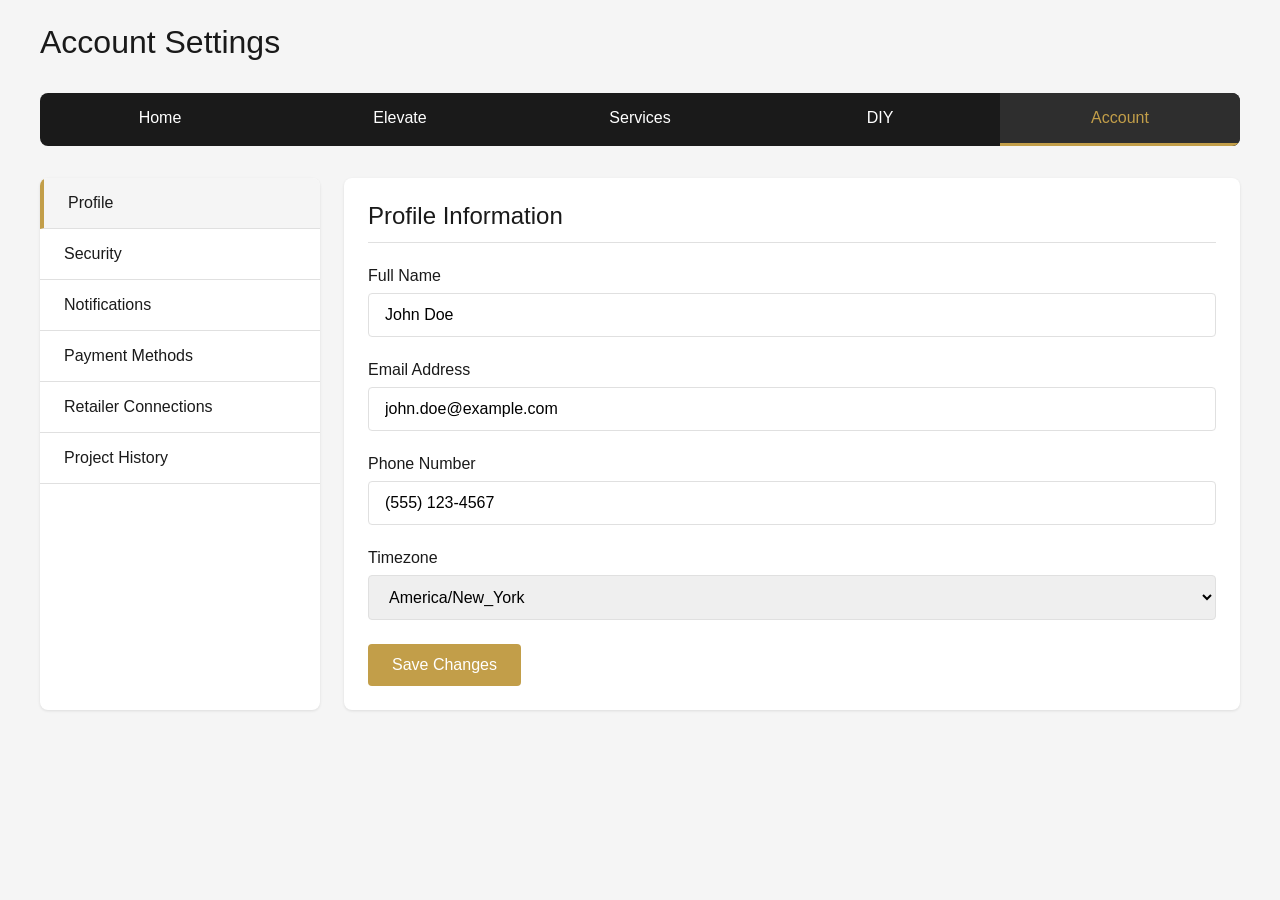
<file: templates/settings.html>
<!DOCTYPE html>
<html lang="en">
<head>
    <meta charset="UTF-8">
    <meta name="viewport" content="width=device-width, initial-scale=1.0">
    <title>GlassRain - Account Settings</title>
    <style>
        /* Global Styles */
        :root {
            --glass-gold: #C29E49;
            --glass-gold-light: #D9B567;
            --midnight-black: #1A1A1A;
            --rain-slate: #2E2E2E;
            --light-gray: #F5F5F5;
            --medium-gray: #E0E0E0;
            --dark-gray: #707070;
            --success-green: #4CAF50;
            --error-red: #F44336;
            --white: #FFFFFF;
        }
        
        body {
            font-family: 'Helvetica Neue', Arial, sans-serif;
            margin: 0;
            padding: 0;
            background-color: var(--light-gray);
            color: var(--midnight-black);
        }
        
        /* Container */
        .container {
            max-width: 1200px;
            margin: 0 auto;
            padding: 24px;
        }
        
        /* Header */
        .header {
            display: flex;
            justify-content: space-between;
            align-items: center;
            margin-bottom: 32px;
        }
        
        .header h1 {
            font-size: 32px;
            font-weight: 500;
            color: var(--midnight-black);
            margin: 0;
        }
        
        /* Tab Navigation */
        .tab-navigation {
            display: flex;
            background-color: var(--midnight-black);
            border-radius: 8px;
            margin-bottom: 32px;
            overflow: hidden;
        }
        
        .tab-nav-item {
            padding: 16px 24px;
            color: var(--white);
            text-decoration: none;
            transition: background-color 0.2s;
            font-weight: 500;
            text-align: center;
            flex: 1;
        }
        
        .tab-nav-item.active {
            background-color: var(--rain-slate);
            color: var(--glass-gold);
            border-bottom: 3px solid var(--glass-gold);
        }
        
        /* Settings Container */
        .settings-container {
            display: flex;
            gap: 24px;
        }
        
        .settings-sidebar {
            width: 280px;
            background-color: var(--white);
            border-radius: 8px;
            box-shadow: 0 1px 3px rgba(0,0,0,0.1);
            overflow: hidden;
        }
        
        .settings-content {
            flex: 1;
            background-color: var(--white);
            border-radius: 8px;
            box-shadow: 0 1px 3px rgba(0,0,0,0.1);
            padding: 24px;
        }
        
        /* Sidebar Menu */
        .sidebar-menu {
            list-style: none;
            padding: 0;
            margin: 0;
        }
        
        .sidebar-menu-item {
            padding: 16px 24px;
            border-bottom: 1px solid var(--medium-gray);
            cursor: pointer;
            transition: background-color 0.2s;
        }
        
        .sidebar-menu-item.active {
            background-color: var(--light-gray);
            border-left: 4px solid var(--glass-gold);
            font-weight: 500;
        }
        
        .sidebar-menu-item:hover:not(.active) {
            background-color: rgba(242,242,242,0.5);
        }
        
        /* Settings Sections */
        .settings-section {
            display: none;
        }
        
        .settings-section.active {
            display: block;
        }
        
        .settings-section h2 {
            font-size: 24px;
            font-weight: 500;
            margin-top: 0;
            margin-bottom: 24px;
            padding-bottom: 12px;
            border-bottom: 1px solid var(--medium-gray);
        }
        
        /* Form Elements */
        .form-group {
            margin-bottom: 24px;
        }
        
        .form-group label {
            display: block;
            margin-bottom: 8px;
            font-weight: 500;
        }
        
        .form-control {
            width: 100%;
            padding: 12px 16px;
            font-size: 16px;
            border: 1px solid var(--medium-gray);
            border-radius: 4px;
            box-sizing: border-box;
            transition: border-color 0.2s;
        }
        
        .form-control:focus {
            border-color: var(--glass-gold);
            outline: none;
        }
        
        /* Toggle Switch */
        .toggle-switch {
            position: relative;
            display: inline-block;
            width: 60px;
            height: 34px;
        }
        
        .toggle-switch input {
            opacity: 0;
            width: 0;
            height: 0;
        }
        
        .toggle-slider {
            position: absolute;
            cursor: pointer;
            top: 0;
            left: 0;
            right: 0;
            bottom: 0;
            background-color: var(--medium-gray);
            transition: .4s;
            border-radius: 34px;
        }
        
        .toggle-slider:before {
            position: absolute;
            content: "";
            height: 26px;
            width: 26px;
            left: 4px;
            bottom: 4px;
            background-color: white;
            transition: .4s;
            border-radius: 50%;
        }
        
        input:checked + .toggle-slider {
            background-color: var(--glass-gold);
        }
        
        input:checked + .toggle-slider:before {
            transform: translateX(26px);
        }
        
        /* Payment Method Cards */
        .payment-methods {
            display: grid;
            grid-template-columns: repeat(auto-fill, minmax(280px, 1fr));
            gap: 16px;
            margin-bottom: 24px;
        }
        
        .payment-card {
            border: 1px solid var(--medium-gray);
            border-radius: 8px;
            padding: 16px;
            position: relative;
        }
        
        .payment-card.default {
            border-color: var(--glass-gold);
            box-shadow: 0 0 0 1px var(--glass-gold);
        }
        
        .payment-card.default:before {
            content: "Default";
            position: absolute;
            top: -10px;
            right: 10px;
            background-color: var(--glass-gold);
            color: white;
            padding: 2px 8px;
            border-radius: 12px;
            font-size: 12px;
            font-weight: 500;
        }
        
        .card-header {
            display: flex;
            align-items: center;
            margin-bottom: 12px;
        }
        
        .card-logo {
            width: 40px;
            height: 40px;
            background-color: var(--medium-gray);
            border-radius: 4px;
            margin-right: 12px;
        }
        
        .card-number {
            font-family: monospace;
            letter-spacing: 2px;
        }
        
        .card-actions {
            display: flex;
            justify-content: space-between;
            margin-top: 12px;
        }
        
        /* Buttons */
        .btn {
            display: inline-block;
            padding: 12px 24px;
            font-size: 16px;
            font-weight: 500;
            text-align: center;
            border: none;
            border-radius: 4px;
            cursor: pointer;
            transition: all 0.2s;
        }
        
        .btn-primary {
            background-color: var(--glass-gold);
            color: white;
        }
        
        .btn-primary:hover {
            background-color: var(--glass-gold-light);
        }
        
        .btn-secondary {
            background-color: var(--light-gray);
            color: var(--midnight-black);
        }
        
        .btn-secondary:hover {
            background-color: var(--medium-gray);
        }
        
        .btn-danger {
            background-color: var(--error-red);
            color: white;
        }
        
        .btn-danger:hover {
            opacity: 0.9;
        }
        
        .btn-link {
            background: none;
            color: var(--glass-gold);
            padding: 0;
            font-weight: 500;
            text-decoration: underline;
        }
        
        /* Responsive */
        @media (max-width: 768px) {
            .settings-container {
                flex-direction: column;
            }
            
            .settings-sidebar {
                width: 100%;
            }
            
            .payment-methods {
                grid-template-columns: 1fr;
            }
        }
    </style>
</head>
<body>
    <div class="container">
        <div class="header">
            <h1>Account Settings</h1>
        </div>
        
        <div class="tab-navigation">
            <a href="/dashboard" class="tab-nav-item">Home</a>
            <a href="/elevate" class="tab-nav-item">Elevate</a>
            <a href="/services" class="tab-nav-item">Services</a>
            <a href="/diy" class="tab-nav-item">DIY</a>
            <a href="/settings" class="tab-nav-item active">Account</a>
        </div>
        
        <div class="settings-container">
            <div class="settings-sidebar">
                <ul class="sidebar-menu">
                    <li class="sidebar-menu-item active" data-section="profile">Profile</li>
                    <li class="sidebar-menu-item" data-section="security">Security</li>
                    <li class="sidebar-menu-item" data-section="notifications">Notifications</li>
                    <li class="sidebar-menu-item" data-section="payment">Payment Methods</li>
                    <li class="sidebar-menu-item" data-section="retailers">Retailer Connections</li>
                    <li class="sidebar-menu-item" data-section="projects">Project History</li>
                </ul>
            </div>
            
            <div class="settings-content">
                <!-- Profile Section -->
                <div class="settings-section active" id="profile-section">
                    <h2>Profile Information</h2>
                    
                    <div class="form-group">
                        <label for="name">Full Name</label>
                        <input type="text" id="name" class="form-control" value="John Doe">
                    </div>
                    
                    <div class="form-group">
                        <label for="email">Email Address</label>
                        <input type="email" id="email" class="form-control" value="john.doe@example.com">
                    </div>
                    
                    <div class="form-group">
                        <label for="phone">Phone Number</label>
                        <input type="tel" id="phone" class="form-control" value="(555) 123-4567">
                    </div>
                    
                    <div class="form-group">
                        <label for="timezone">Timezone</label>
                        <select id="timezone" class="form-control">
                            <option selected>America/New_York</option>
                            <option>America/Chicago</option>
                            <option>America/Denver</option>
                            <option>America/Los_Angeles</option>
                            <option>Pacific/Honolulu</option>
                        </select>
                    </div>
                    
                    <button class="btn btn-primary">Save Changes</button>
                </div>
                
                <!-- Security Section -->
                <div class="settings-section" id="security-section">
                    <h2>Security Settings</h2>
                    
                    <div class="form-group">
                        <label for="current-password">Current Password</label>
                        <input type="password" id="current-password" class="form-control">
                    </div>
                    
                    <div class="form-group">
                        <label for="new-password">New Password</label>
                        <input type="password" id="new-password" class="form-control">
                    </div>
                    
                    <div class="form-group">
                        <label for="confirm-password">Confirm New Password</label>
                        <input type="password" id="confirm-password" class="form-control">
                    </div>
                    
                    <div class="form-group">
                        <label>Two-Factor Authentication</label>
                        <div style="display: flex; align-items: center;">
                            <label class="toggle-switch">
                                <input type="checkbox">
                                <span class="toggle-slider"></span>
                            </label>
                            <span style="margin-left: 12px;">Enable 2FA for enhanced security</span>
                        </div>
                    </div>
                    
                    <button class="btn btn-primary">Update Password</button>
                </div>
                
                <!-- Notifications Section -->
                <div class="settings-section" id="notifications-section">
                    <h2>Notification Preferences</h2>
                    
                    <div class="form-group">
                        <label>Email Notifications</label>
                        <div style="display: flex; align-items: center; margin-bottom: 16px;">
                            <label class="toggle-switch">
                                <input type="checkbox" checked>
                                <span class="toggle-slider"></span>
                            </label>
                            <span style="margin-left: 12px;">Service updates and offers</span>
                        </div>
                        
                        <div style="display: flex; align-items: center; margin-bottom: 16px;">
                            <label class="toggle-switch">
                                <input type="checkbox" checked>
                                <span class="toggle-slider"></span>
                            </label>
                            <span style="margin-left: 12px;">Contractor communication</span>
                        </div>
                        
                        <div style="display: flex; align-items: center; margin-bottom: 16px;">
                            <label class="toggle-switch">
                                <input type="checkbox">
                                <span class="toggle-slider"></span>
                            </label>
                            <span style="margin-left: 12px;">Product recommendations</span>
                        </div>
                    </div>
                    
                    <div class="form-group">
                        <label>SMS Notifications</label>
                        <div style="display: flex; align-items: center; margin-bottom: 16px;">
                            <label class="toggle-switch">
                                <input type="checkbox" checked>
                                <span class="toggle-slider"></span>
                            </label>
                            <span style="margin-left: 12px;">Appointment reminders</span>
                        </div>
                        
                        <div style="display: flex; align-items: center; margin-bottom: 16px;">
                            <label class="toggle-switch">
                                <input type="checkbox">
                                <span class="toggle-slider"></span>
                            </label>
                            <span style="margin-left: 12px;">Special offers</span>
                        </div>
                    </div>
                    
                    <button class="btn btn-primary">Save Preferences</button>
                </div>
                
                <!-- Payment Methods Section -->
                <div class="settings-section" id="payment-section">
                    <h2>Payment Methods</h2>
                    
                    <div class="payment-methods">
                        <div class="payment-card default">
                            <div class="card-header">
                                <div class="card-logo"></div>
                                <div>
                                    <div style="font-weight: 500;">Visa ending in 4242</div>
                                    <div style="color: var(--dark-gray); font-size: 14px;">Expires 05/25</div>
                                </div>
                            </div>
                            <div class="card-details">
                                <div class="card-number">xxxx xxxx xxxx 4242</div>
                            </div>
                            <div class="card-actions">
                                <button class="btn btn-link">Edit</button>
                                <button class="btn btn-link" style="color: var(--error-red);">Remove</button>
                            </div>
                        </div>
                        
                        <div class="payment-card">
                            <div class="card-header">
                                <div class="card-logo"></div>
                                <div>
                                    <div style="font-weight: 500;">Mastercard ending in 5555</div>
                                    <div style="color: var(--dark-gray); font-size: 14px;">Expires 03/26</div>
                                </div>
                            </div>
                            <div class="card-details">
                                <div class="card-number">xxxx xxxx xxxx 5555</div>
                            </div>
                            <div class="card-actions">
                                <button class="btn btn-link">Make Default</button>
                                <button class="btn btn-link" style="color: var(--error-red);">Remove</button>
                            </div>
                        </div>
                    </div>
                    
                    <button class="btn btn-secondary">Add Payment Method</button>
                </div>
                
                <!-- Retailer Connections Section -->
                <div class="settings-section" id="retailers-section">
                    <h2>Retailer Connections</h2>
                    
                    <div style="margin-bottom: 24px;">
                        <div style="display: flex; justify-content: space-between; align-items: center; padding: 16px; border: 1px solid var(--medium-gray); border-radius: 8px; margin-bottom: 16px;">
                            <div>
                                <div style="font-weight: 500; margin-bottom: 4px;">Amazon</div>
                                <div style="color: var(--dark-gray); font-size: 14px;">Connected since April 2, 2025</div>
                            </div>
                            <div>
                                <button class="btn btn-secondary">Disconnect</button>
                            </div>
                        </div>
                        
                        <div style="display: flex; justify-content: space-between; align-items: center; padding: 16px; border: 1px solid var(--medium-gray); border-radius: 8px; margin-bottom: 16px;">
                            <div>
                                <div style="font-weight: 500; margin-bottom: 4px;">Wayfair</div>
                                <div style="color: var(--dark-gray); font-size: 14px;">Connected since March 15, 2025</div>
                            </div>
                            <div>
                                <button class="btn btn-secondary">Disconnect</button>
                            </div>
                        </div>
                        
                        <div style="display: flex; justify-content: space-between; align-items: center; padding: 16px; border: 1px solid var(--medium-gray); border-radius: 8px; margin-bottom: 16px;">
                            <div>
                                <div style="font-weight: 500; margin-bottom: 4px;">Home Depot</div>
                                <div style="color: var(--success-green); font-size: 14px;">Not connected</div>
                            </div>
                            <div>
                                <button class="btn btn-primary">Connect</button>
                            </div>
                        </div>
                        
                        <div style="display: flex; justify-content: space-between; align-items: center; padding: 16px; border: 1px solid var(--medium-gray); border-radius: 8px;">
                            <div>
                                <div style="font-weight: 500; margin-bottom: 4px;">Lowe's</div>
                                <div style="color: var(--success-green); font-size: 14px;">Not connected</div>
                            </div>
                            <div>
                                <button class="btn btn-primary">Connect</button>
                            </div>
                        </div>
                    </div>
                    
                    <div style="background-color: var(--light-gray); padding: 16px; border-radius: 8px;">
                        <p style="margin-top: 0;">Connecting retailer accounts allows GlassRain to recommend products and create seamless shopping experiences based on your home data. We never share your personal information without permission.</p>
                    </div>
                </div>
                
                <!-- Project History Section -->
                <div class="settings-section" id="projects-section">
                    <h2>Project History</h2>
                    
                    <div style="margin-bottom: 16px;">
                        <div style="display: flex; justify-content: space-between; margin-bottom: 8px;">
                            <div>
                                <strong>Timeframe:</strong>
                            </div>
                            <div>
                                <select class="form-control" style="width: auto; padding: 4px 8px;">
                                    <option>All Time</option>
                                    <option>Last 30 Days</option>
                                    <option>Last 3 Months</option>
                                    <option>Last Year</option>
                                </select>
                            </div>
                        </div>
                    </div>
                    
                    <div style="border: 1px solid var(--medium-gray); border-radius: 8px; overflow: hidden;">
                        <div style="padding: 16px; border-bottom: 1px solid var(--medium-gray); display: flex; justify-content: space-between; align-items: center;">
                            <div>
                                <div style="font-weight: 500; margin-bottom: 4px;">Kitchen Renovation</div>
                                <div style="color: var(--dark-gray); font-size: 14px;">Started: March 15, 2025</div>
                            </div>
                            <div>
                                <span style="background-color: var(--success-green); color: white; padding: 4px 8px; border-radius: 12px; font-size: 12px;">Completed</span>
                            </div>
                        </div>
                        
                        <div style="padding: 16px; border-bottom: 1px solid var(--medium-gray); display: flex; justify-content: space-between; align-items: center;">
                            <div>
                                <div style="font-weight: 500; margin-bottom: 4px;">Backyard Landscaping</div>
                                <div style="color: var(--dark-gray); font-size: 14px;">Started: April 2, 2025</div>
                            </div>
                            <div>
                                <span style="background-color: #FF9800; color: white; padding: 4px 8px; border-radius: 12px; font-size: 12px;">In Progress</span>
                            </div>
                        </div>
                        
                        <div style="padding: 16px; display: flex; justify-content: space-between; align-items: center;">
                            <div>
                                <div style="font-weight: 500; margin-bottom: 4px;">Bathroom Remodel</div>
                                <div style="color: var(--dark-gray); font-size: 14px;">Started: February 28, 2025</div>
                            </div>
                            <div>
                                <span style="background-color: var(--success-green); color: white; padding: 4px 8px; border-radius: 12px; font-size: 12px;">Completed</span>
                            </div>
                        </div>
                    </div>
                    
                    <div style="margin-top: 16px;">
                        <button class="btn btn-secondary">Export Project History</button>
                    </div>
                </div>
            </div>
        </div>
    </div>
    
    <script>
        // Simple tab switching functionality
        document.addEventListener('DOMContentLoaded', function() {
            const sidebarItems = document.querySelectorAll('.sidebar-menu-item');
            
            sidebarItems.forEach(item => {
                item.addEventListener('click', function() {
                    // Remove active class from all items
                    sidebarItems.forEach(i => i.classList.remove('active'));
                    
                    // Add active class to clicked item
                    this.classList.add('active');
                    
                    // Hide all sections
                    document.querySelectorAll('.settings-section').forEach(section => {
                        section.classList.remove('active');
                    });
                    
                    // Show selected section
                    const sectionId = this.getAttribute('data-section') + '-section';
                    document.getElementById(sectionId).classList.add('active');
                });
            });
        });
    </script>
</body>
</html>
</file>
